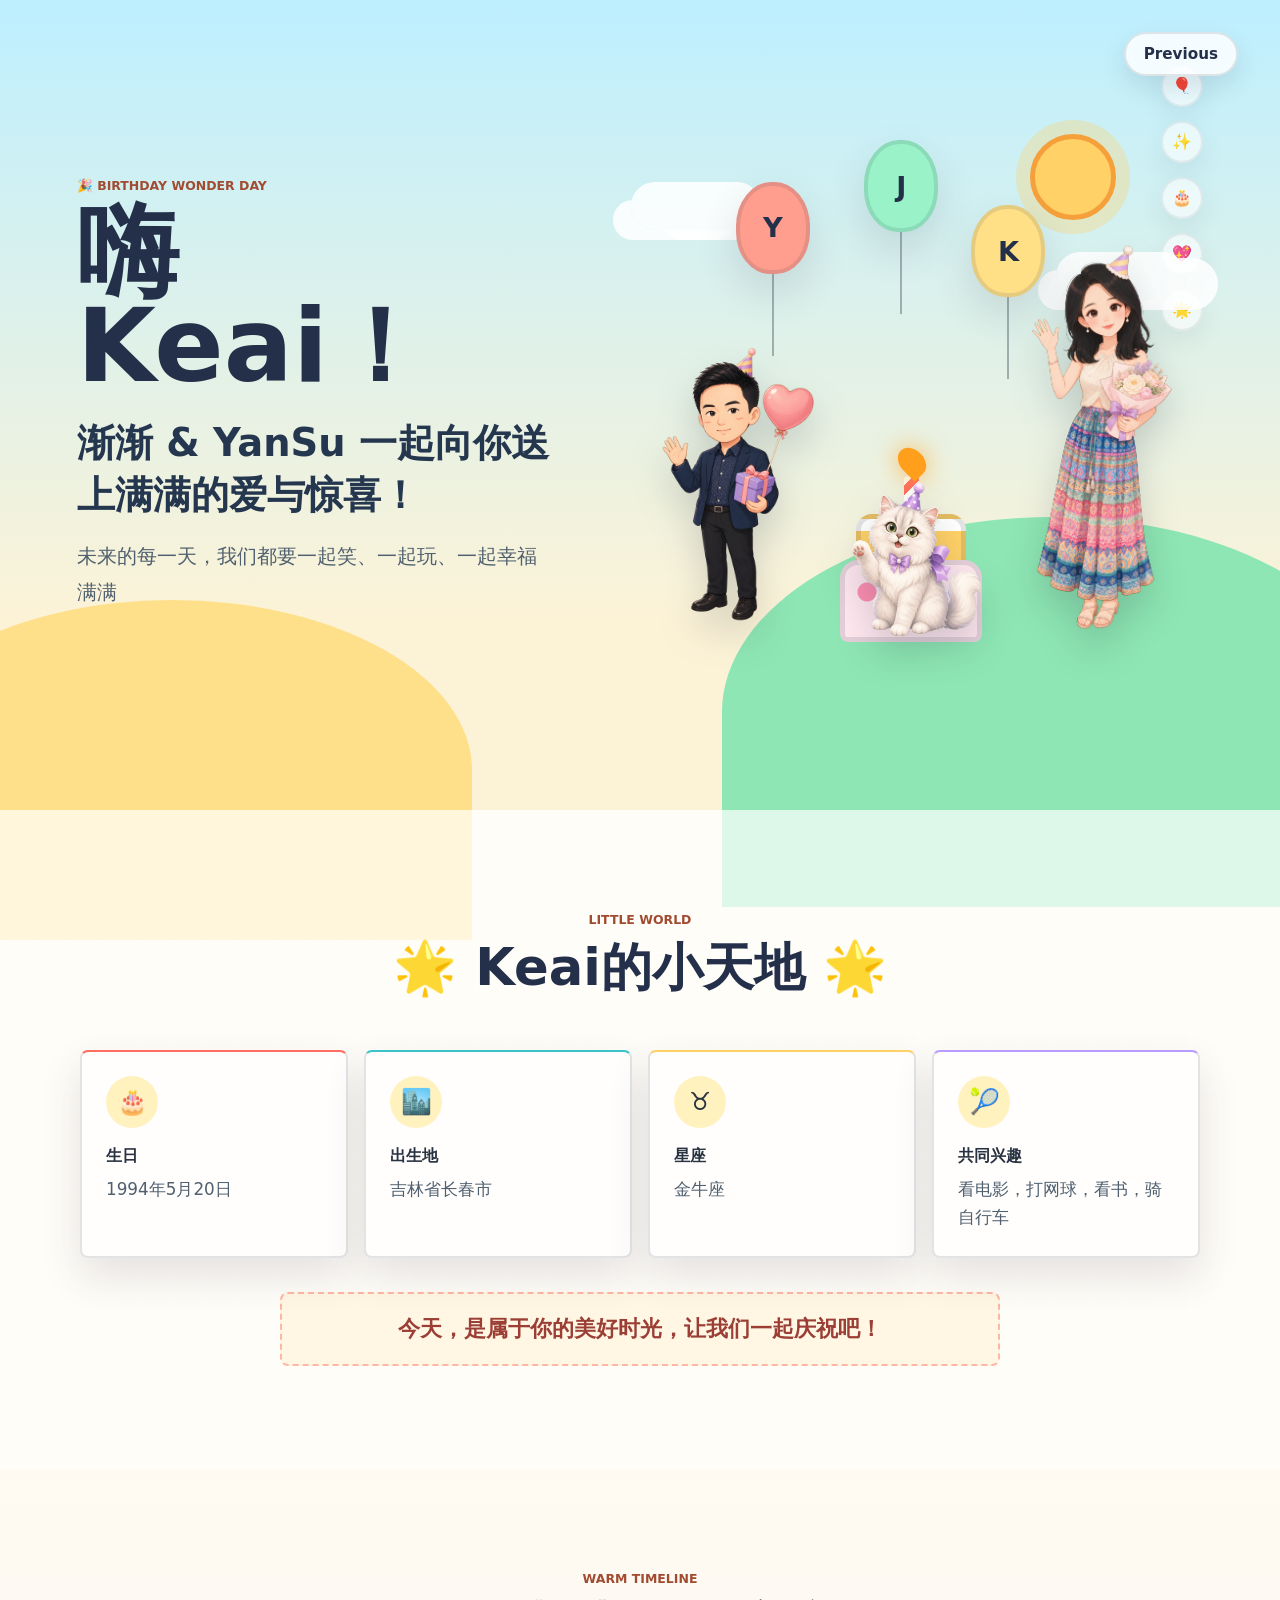
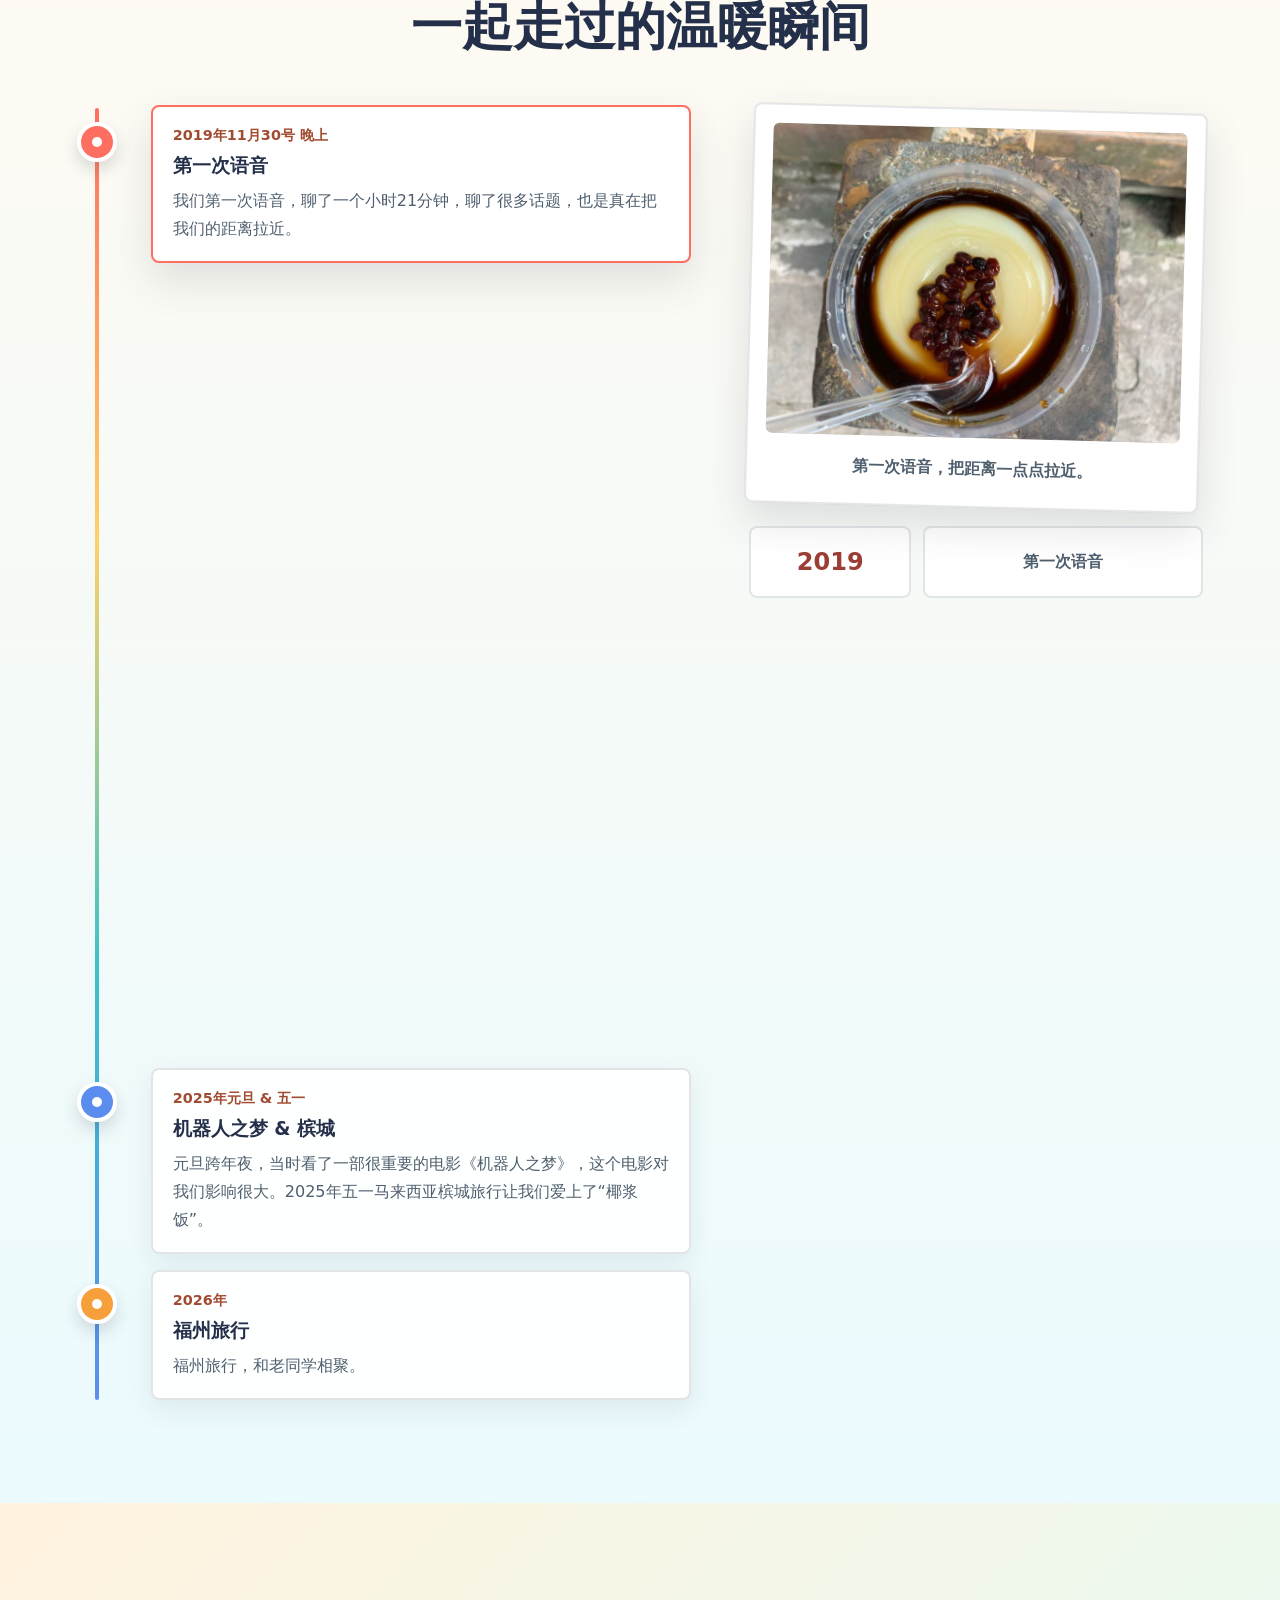
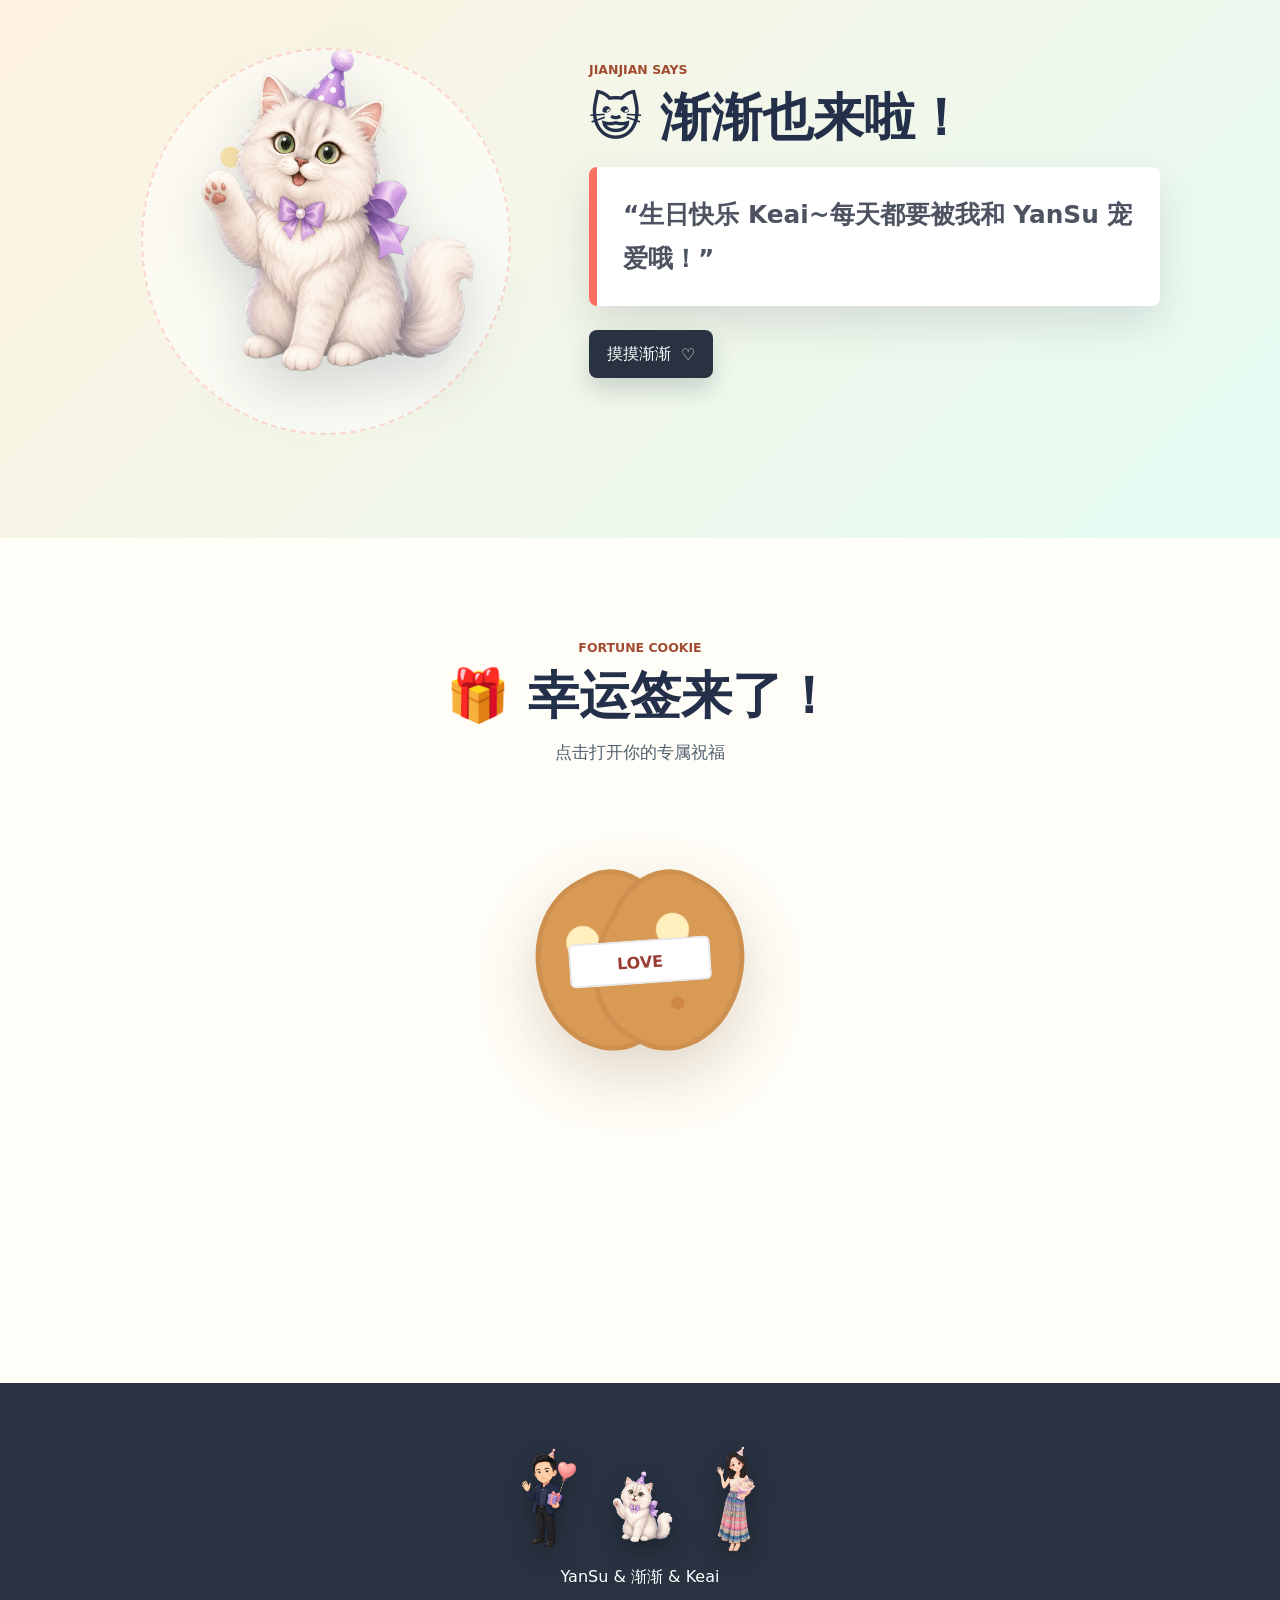
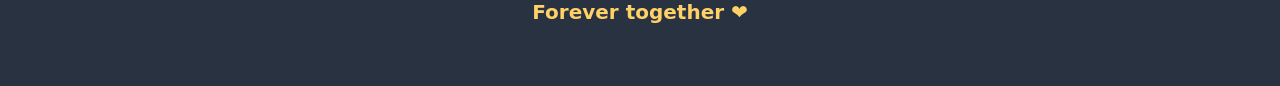
<file: index.html>
<!doctype html>
<html lang="zh-CN">
  <head>
    <meta charset="UTF-8" />
    <meta name="viewport" content="width=device-width, initial-scale=1.0" />
    <title>Keai 的生日惊喜</title>
    <link rel="stylesheet" href="./styles.css?v=memory-cartoon-1" />
  </head>
  <body>
    <div class="page-shell">
      <header class="hero" id="top">
        <div class="confetti-layer" aria-hidden="true"></div>
        <div class="floating-notes" aria-hidden="true">
          <span>🎈</span>
          <span>✨</span>
          <span>🎂</span>
          <span>💖</span>
          <span>🌟</span>
        </div>

        <nav class="hero-nav" aria-label="页面导航">
          <a class="hero-nav-link" href="./index2.html">Previous</a>
        </nav>

        <div class="hero-copy reveal is-visible">
          <p class="eyebrow">🎉 Birthday Wonder Day</p>
          <h1>嗨 Keai！</h1>
          <p class="hero-line">渐渐 &amp; YanSu 一起向你送上满满的爱与惊喜！</p>
          <p class="hero-subline">未来的每一天，我们都要一起笑、一起玩、一起幸福满满</p>
        </div>

        <div class="cartoon-stage" aria-label="渐渐、YanSu 和 Keai 的生日卡通舞台">
          <div class="sun"></div>
          <div class="cloud cloud-one"></div>
          <div class="cloud cloud-two"></div>
          <div class="balloon balloon-coral">Y</div>
          <div class="balloon balloon-mint">J</div>
          <div class="balloon balloon-gold">K</div>

          <div class="character yansu photo-character" aria-hidden="true">
            <img src="./assets/characters/yansu_cartoon.png" alt="" draggable="false" />
          </div>

          <div class="cake" aria-hidden="true">
            <span class="candle"></span>
            <span class="flame"></span>
            <span class="cake-top"></span>
            <span class="cake-base"></span>
          </div>

          <div class="character keai photo-character" aria-hidden="true">
            <img src="./assets/characters/keai_cartoon.png" alt="" draggable="false" />
          </div>

          <div class="cat-stage-cat photo-cat" aria-hidden="true">
            <img src="./assets/characters/jianjian_cartoon_balanced.png" alt="" draggable="false" />
          </div>
        </div>
      </header>

      <main>
        <section class="info-section section-band reveal" aria-labelledby="birthday-title">
          <div class="section-heading">
            <p class="section-label">Little World</p>
            <h2 id="birthday-title">🌟 Keai的小天地 🌟</h2>
          </div>

          <div class="info-grid">
            <article class="info-tile">
              <span class="tile-icon">🎂</span>
              <h3>生日</h3>
              <p>1994年5月20日</p>
            </article>
            <article class="info-tile">
              <span class="tile-icon">🏙️</span>
              <h3>出生地</h3>
              <p>吉林省长春市</p>
            </article>
            <article class="info-tile">
              <span class="tile-icon">♉</span>
              <h3>星座</h3>
              <p>金牛座</p>
            </article>
            <article class="info-tile wide">
              <span class="tile-icon">🎾</span>
              <h3>共同兴趣</h3>
              <p>看电影，打网球，看书，骑自行车</p>
            </article>
          </div>

          <p class="birthday-note">今天，是属于你的美好时光，让我们一起庆祝吧！</p>
        </section>

        <section class="memory-section reveal" aria-labelledby="memory-title">
          <div class="section-heading">
            <p class="section-label">Warm Timeline</p>
            <h2 id="memory-title">一起走过的温暖瞬间</h2>
          </div>

          <div class="memory-layout">
            <div class="timeline" data-timeline aria-label="回忆时间线"></div>

            <aside class="memory-spotlight" aria-live="polite">
              <div class="polaroid">
                <div class="snapshot-scene has-memory-photo" data-memory-scene>
                  <img class="memory-photo-bg" data-memory-photo-bg src="./assets/memories/cartoon/2019-cartoon.jpg" alt="" />
                  <img
                    class="memory-photo"
                    data-memory-photo
                    src="./assets/memories/cartoon/2019-cartoon.jpg"
                    alt="2019年的卡通化回忆照片"
                  />
                </div>
                <p data-memory-caption>第一次语音，把距离一点点拉近。</p>
              </div>
              <div class="memory-stats">
                <span data-memory-year>2019</span>
                <span data-memory-place>第一次语音</span>
              </div>
            </aside>
          </div>
        </section>

        <section class="cat-section section-band reveal" aria-labelledby="cat-title">
          <div class="cat-card">
            <div class="interactive-cat" aria-hidden="true">
              <img src="./assets/characters/jianjian_cartoon_balanced.png" alt="" draggable="false" />
            </div>

            <div class="cat-copy">
              <p class="section-label">Jianjian Says</p>
              <h2 id="cat-title">😺 渐渐也来啦！</h2>
              <blockquote id="cat-speech">“生日快乐 Keai~每天都要被我和 YanSu 宠爱哦！”</blockquote>
              <button class="cat-button" type="button" data-cat-button aria-label="让渐渐送出更多祝福">
                <span>摸摸渐渐</span>
                <span aria-hidden="true">♡</span>
              </button>
            </div>
          </div>
        </section>

        <section class="fortune-section reveal" aria-labelledby="fortune-title">
          <div class="section-heading">
            <p class="section-label">Fortune Cookie</p>
            <h2 id="fortune-title">🎁 幸运签来了！ </h2>
            <p>点击打开你的专属祝福</p>
          </div>

          <div class="fortune-playground">
            <button class="cookie-button" type="button" data-cookie-button aria-label="打开幸运签">
              <span class="cookie cookie-left"></span>
              <span class="cookie cookie-right"></span>
              <span class="fortune-strip">LOVE</span>
            </button>

            <div class="fortune-card" data-fortune-card aria-live="polite">
              <p class="fortune-count" data-fortune-count>第 1 枚幸运签</p>
              <p class="fortune-message" data-fortune-message>今天的你，是最闪亮的星 ✨</p>
            </div>
          </div>
        </section>
      </main>

      <footer class="footer">
        <div class="footer-characters" aria-hidden="true">
          <img class="footer-character footer-yansu" src="./assets/characters/yansu_cartoon.png" alt="" draggable="false" />
          <img class="footer-character footer-cat" src="./assets/characters/jianjian_cartoon_balanced.png" alt="" draggable="false" />
          <img class="footer-character footer-keai" src="./assets/characters/keai_cartoon.png" alt="" draggable="false" />
        </div>
        <p>YanSu &amp; 渐渐 &amp; Keai</p>
        <strong>Forever together ❤</strong>
      </footer>
    </div>

    <script src="./script.js?v=memory-cartoon-1"></script>
  </body>
</html>
</file>
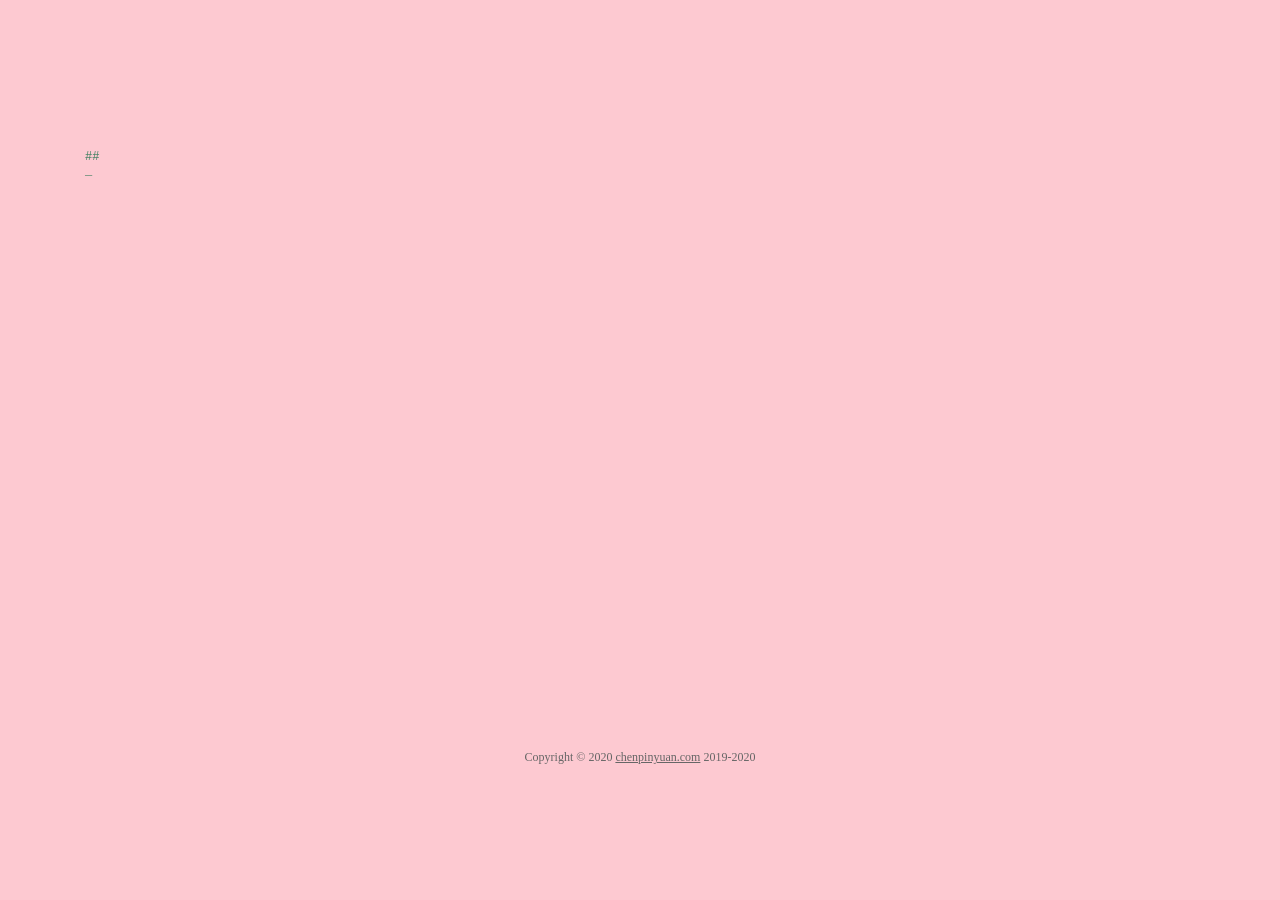
<file: index2.html>
<!DOCTYPE HTML>
<html>
<head>
	<title> Love Log</title>
	<meta http-equiv="content-type" content="text/html; charset=UTF-8">
	<meta name="viewport" content="width=device-width, initial-scale=1, maximum-scale=1, user-scalable=no">
	<style type="text/css">
		@font-face {
			font-family: digit;
			src: url('digital.ttf') format("truetype");
		}
	</style>
	<link href="css/default.css" type="text/css" rel="stylesheet">
	<script type="text/javascript" src="js/jquery.js"></script>
	<script type="text/javascript" src="js/garden.js"></script>
	<script type="text/javascript" src="js/functions.js"></script>
</head>

<body>
<audio src="./music.mp3" autoplay="true" loop="loop"></audio>
<div id="mainDiv">
	<div id="content">
		<div id="code">
			<span class="comments">##</span><br/>
			<span class="comments"># I used to be a programmer</span><br/>
			<span class="comments"># so I write code to celebrate Valentine's Day in coder's way.</span><br/>
			<span class="comments">##</span><br/>
			i = Boy(<span class="string">"Yan Su"</span>);<br/>
			u = Girl(<span class="string">"Ke Ai"</span>);<br/>
			<span class="comments"># Nov 30, 2019, We made a 1.5-hours phone call after you drunk. You were happy and I fall in love. </span><br/>
			u.call(i)<br/>
			<span class="comments"># Dec 7, 2019, I met you in person, that's the time I know you are the right one. </span><br/>
			i.confess(u)<br/>
			<span class="comments"># Dec 8, 2019, You are my girl.</span><br/>
			u.accepted(i)<br/>
			<span class="comments"># Since then, we spent harmony happiness life every day.</span><br/>
			happy(u, i)<br/>
			<span class="comments"># We enjoy watching movie together.</span><br/>
			watch_movie(u, i)<br/>
			<span class="comments"># We enjoy cuisine together.</span><br/>
			dine(u, i)<br/>
			<span class="comments"># We enjoy sleep together.</span><br/>
			sleep(u, i)<br/>
			<span class="comments"># We will enjoy reading books together.</span><br/>
			read_book(u, i)<br/>
			<span class="comments"># Sometimes there are a few conflicts between us.</span><br/>
			conflict(u, i, sometimes=<span class="keyword">True</span>)<br/>
			<span class="comments"># But we feel  more and more love together.</span><br/>
			u.in_love_with(i) <br/>
			i.in_love_with(u) <br/>
			<span class="comments"># You are the love of my life.</span><br/>
			while <span class="keyword">True</span>:<br/>
			<span class="placeholder"></span><span class="keyword">if</span> u.with(i):<br/>
			<span class="placeholder"></span><span class="placeholder"></span>u = everything<br/>
			<span class="placeholder"></span><span class="keyword">else</span>:<br/>
			<span class="placeholder"></span><span class="placeholder"></span>everything = u<br/>
			<span class="comments"># Waiting more great things happen to us </span><br/>
			i.love(u, 100%=<span class="keyword">True</span>)<br/>
			i.live_happily_with(u)<br/>
			<span class="comments"># I love you.</span><br/>
		</div>
		<div id="loveHeart">
			<canvas id="garden"></canvas>
			<div id="words">
				<div id="messages">
					Ke Ai, I have fallen in love with you for
					<div id="elapseClock"></div>
				</div>
				<div id="loveu">
					Love u forever and ever.<br/>
					<div class="signature">- Yan Su</div>
				</div>
			</div>
		</div>
	</div>
	<div id="copyright">
		Copyright © 2020 <a href='http://chenpinyuan.com'>chenpinyuan.com</a> 2019-2020
	</div>
</div>
<script type="text/javascript">
	var offsetX = $("#loveHeart").width() / 2;
	var offsetY = $("#loveHeart").height() / 2 - 55;
	var together = new Date();
	together.setFullYear(2019, 10, 30);
	together.setHours(15);
	together.setMinutes(0);
	together.setSeconds(0);
	together.setMilliseconds(0);

	if (!document.createElement('canvas').getContext) {
		var msg = document.createElement("div");
		msg.id = "errorMsg";
		msg.innerHTML = "Your browser doesn't support HTML5!<br/>Recommend use Chrome 14+/IE 9+/Firefox 7+/Safari 4+";
		document.body.appendChild(msg);
		$("#code").css("display", "none")
		$("#copyright").css("position", "absolute");
		$("#copyright").css("bottom", "10px");
		document.execCommand("stop");
	} else {
		setTimeout(function () {
			startHeartAnimation();
		}, 5000);

		timeElapse(together);
		setInterval(function () {
			timeElapse(together);
		}, 500);

		adjustCodePosition();
		$("#code").typewriter();
	}
</script>
</body>
</html>
</file>
<file: styles.css>
:root {
  --ink: #293241;
  --soft-ink: #50606f;
  --paper: #fffaf2;
  --cream: #fff3d5;
  --coral: #ff6f61;
  --rose: #ff8fb1;
  --gold: #ffd166;
  --mint: #80ed99;
  --teal: #3bc3c8;
  --sky: #bdefff;
  --blue: #5b8def;
  --lavender: #b99cff;
  --shadow: 0 18px 40px rgba(64, 55, 76, 0.14);
  --line: rgba(41, 50, 65, 0.13);
}

* {
  box-sizing: border-box;
}

html {
  scroll-behavior: smooth;
}

body {
  margin: 0;
  color: var(--ink);
  font-family:
    "PingFang SC", "Microsoft YaHei", "Noto Sans CJK SC", system-ui, -apple-system,
    BlinkMacSystemFont, sans-serif;
  background:
    linear-gradient(90deg, rgba(255, 255, 255, 0.65) 1px, transparent 1px),
    linear-gradient(180deg, rgba(255, 255, 255, 0.65) 1px, transparent 1px),
    #fff8e8;
  background-size: 34px 34px;
  overflow-x: hidden;
}

button {
  font: inherit;
}

.page-shell {
  min-height: 100vh;
  overflow: hidden;
}

.hero {
  position: relative;
  display: grid;
  grid-template-columns: minmax(280px, 0.9fr) minmax(320px, 1.1fr);
  align-items: center;
  gap: clamp(20px, 5vw, 72px);
  min-height: 90svh;
  padding: clamp(28px, 5vw, 70px) clamp(18px, 6vw, 88px) clamp(44px, 7vw, 86px);
  background:
    linear-gradient(180deg, rgba(189, 239, 255, 0.95) 0%, rgba(255, 243, 213, 0.95) 76%),
    #bdefff;
  isolation: isolate;
}

.hero::before,
.hero::after {
  position: absolute;
  right: -8%;
  bottom: -12%;
  z-index: -1;
  width: min(54vw, 660px);
  height: min(34vw, 390px);
  border-radius: 50% 50% 0 0;
  background: #8de6b3;
  content: "";
}

.hero::after {
  right: auto;
  left: -10%;
  bottom: -16%;
  width: min(50vw, 600px);
  height: min(30vw, 340px);
  background: #ffe08a;
}

.confetti-layer {
  position: absolute;
  inset: 0;
  z-index: 2;
  pointer-events: none;
  overflow: hidden;
}

.confetti-piece {
  position: absolute;
  top: -20px;
  width: 10px;
  height: 16px;
  border-radius: 2px;
  opacity: 0.88;
  animation: confettiFall var(--fall-duration, 8s) linear infinite;
  animation-delay: var(--fall-delay, 0s);
}

.floating-notes {
  position: absolute;
  inset: 8% 6% auto auto;
  display: grid;
  gap: 14px;
  pointer-events: none;
}

.floating-notes span {
  display: grid;
  width: 42px;
  height: 42px;
  place-items: center;
  border: 2px solid rgba(41, 50, 65, 0.08);
  border-radius: 50%;
  background: rgba(255, 255, 255, 0.6);
  box-shadow: 0 10px 24px rgba(41, 50, 65, 0.08);
  animation: floatNote 5s ease-in-out infinite;
}

.floating-notes span:nth-child(2) {
  animation-delay: -1.2s;
}

.floating-notes span:nth-child(3) {
  animation-delay: -2s;
}

.floating-notes span:nth-child(4) {
  animation-delay: -3.2s;
}

.floating-notes span:nth-child(5) {
  animation-delay: -4.2s;
}

.hero-nav {
  position: absolute;
  top: clamp(18px, 3vw, 32px);
  right: clamp(18px, 4vw, 42px);
  z-index: 4;
}

.hero-nav-link {
  display: inline-flex;
  align-items: center;
  justify-content: center;
  min-height: 44px;
  padding: 0 18px;
  border: 2px solid rgba(41, 50, 65, 0.12);
  border-radius: 999px;
  background: rgba(255, 255, 255, 0.82);
  color: #24304a;
  font-size: 0.95rem;
  font-weight: 800;
  text-decoration: none;
  box-shadow: 0 10px 24px rgba(41, 50, 65, 0.12);
  transition:
    transform 180ms ease,
    box-shadow 180ms ease,
    background-color 180ms ease;
}

.hero-nav-link:hover {
  background: rgba(255, 255, 255, 0.96);
  box-shadow: 0 14px 28px rgba(41, 50, 65, 0.16);
  transform: translateY(-1px);
}

.hero-nav-link:focus-visible {
  outline: 3px solid rgba(91, 141, 239, 0.35);
  outline-offset: 3px;
}

.hero-copy {
  position: relative;
  z-index: 3;
  max-width: 680px;
}

.eyebrow,
.section-label {
  margin: 0 0 12px;
  color: #a14b31;
  font-size: 0.78rem;
  font-weight: 800;
  letter-spacing: 0;
  text-transform: uppercase;
}

.hero h1 {
  margin: 0;
  color: #24304a;
  font-size: clamp(3.5rem, 8vw, 7.8rem);
  line-height: 0.92;
}

.hero-line {
  margin: 24px 0 0;
  max-width: 620px;
  color: #25364f;
  font-size: clamp(1.3rem, 3vw, 2.4rem);
  font-weight: 800;
  line-height: 1.35;
}

.hero-subline {
  margin: 18px 0 0;
  max-width: 560px;
  color: var(--soft-ink);
  font-size: clamp(1rem, 2vw, 1.24rem);
  line-height: 1.8;
}

.cartoon-stage {
  position: relative;
  z-index: 3;
  width: min(100%, 670px);
  min-height: clamp(430px, 52vw, 590px);
  margin-inline: auto;
}

.sun {
  position: absolute;
  top: 6%;
  right: 15%;
  --sun-scale: 1;
  width: 86px;
  height: 86px;
  border: 5px solid #f6a03b;
  border-radius: 50%;
  background: #ffd166;
  box-shadow: 0 0 0 14px rgba(255, 209, 102, 0.32);
  animation: sunny 8s ease-in-out infinite;
}

.cloud {
  position: absolute;
  --cloud-scale: 1;
  width: 130px;
  height: 48px;
  border-radius: 999px;
  background: rgba(255, 255, 255, 0.86);
  box-shadow: 30px 8px 0 2px rgba(255, 255, 255, 0.86), -22px 14px 0 -4px rgba(255, 255, 255, 0.86);
  animation: cloudDrift 11s ease-in-out infinite;
}

.cloud-one {
  top: 14%;
  left: 2%;
}

.cloud-two {
  top: 26%;
  right: 3%;
  --cloud-scale: 0.75;
  animation-delay: -5s;
}

.balloon {
  position: absolute;
  --balloon-scale: 1;
  display: grid;
  width: 74px;
  height: 92px;
  place-items: center;
  border: 4px solid rgba(41, 50, 65, 0.12);
  border-radius: 48% 48% 46% 46%;
  color: #24304a;
  font-size: 1.7rem;
  font-weight: 900;
  box-shadow: var(--shadow);
  animation: balloonBob 5.5s ease-in-out infinite;
}

.balloon::after {
  position: absolute;
  top: 88px;
  width: 2px;
  height: 82px;
  background: rgba(41, 50, 65, 0.35);
  content: "";
}

.balloon-coral {
  top: 14%;
  left: 20%;
  background: #ff9d8e;
}

.balloon-mint {
  top: 7%;
  left: 42%;
  background: #99f2c8;
  animation-delay: -1.6s;
}

.balloon-gold {
  top: 18%;
  right: 27%;
  background: #ffe087;
  animation-delay: -3s;
}

.character,
.cake,
.cat-stage-cat {
  position: absolute;
  bottom: 8%;
}

.character {
  --character-scale: 1;
  z-index: 4;
  width: clamp(170px, 16vw, 235px);
  height: clamp(300px, 34vw, 440px);
  pointer-events: none;
  animation: happyBounce 3.6s ease-in-out infinite;
}

.character.yansu {
  left: 1%;
}

.character.keai {
  right: -2%;
  width: clamp(185px, 18vw, 255px);
  height: clamp(330px, 38vw, 500px);
  animation-delay: -1.5s;
}

.photo-character img,
.photo-cat img {
  display: block;
  width: 100%;
  height: 100%;
  object-fit: contain;
  object-position: bottom center;
  user-select: none;
  filter: drop-shadow(0 18px 18px rgba(41, 50, 65, 0.2));
}

.character span,
.cake span,
.cat-stage-cat span,
.interactive-cat span {
  position: absolute;
  display: block;
}

.face {
  top: 42px;
  left: 27px;
  width: 92px;
  height: 92px;
  border: 4px solid rgba(41, 50, 65, 0.18);
  border-radius: 48% 48% 52% 52%;
  background:
    radial-gradient(circle at 34% 46%, #293241 0 4px, transparent 5px),
    radial-gradient(circle at 66% 46%, #293241 0 4px, transparent 5px),
    radial-gradient(circle at 35% 62%, #ffb3b3 0 8px, transparent 9px),
    radial-gradient(circle at 65% 62%, #ffb3b3 0 8px, transparent 9px),
    #ffd7b5;
}

.face::after {
  position: absolute;
  left: 35px;
  top: 60px;
  width: 22px;
  height: 10px;
  border-bottom: 4px solid #293241;
  border-radius: 0 0 20px 20px;
  content: "";
}

.hair {
  top: 33px;
  left: 22px;
  width: 104px;
  height: 54px;
  border-radius: 54px 54px 18px 18px;
  background: #533a2e;
}

.keai .hair {
  background: #2e4057;
}

.party-hat {
  top: 0;
  left: 55px;
  z-index: 3;
  width: 40px;
  height: 58px;
  clip-path: polygon(50% 0, 100% 100%, 0 100%);
  background: repeating-linear-gradient(135deg, var(--rose) 0 10px, var(--gold) 10px 20px);
  animation: hatWiggle 1.8s ease-in-out infinite;
}

.body {
  top: 126px;
  left: 32px;
  width: 82px;
  height: 88px;
  border: 4px solid rgba(41, 50, 65, 0.14);
  border-radius: 24px 24px 10px 10px;
  background: var(--blue);
}

.keai .body {
  background: var(--coral);
}

.arm {
  top: 142px;
  width: 28px;
  height: 80px;
  border-radius: 999px;
  background: #ffd7b5;
  transform-origin: top center;
}

.arm-left {
  left: 12px;
  transform: rotate(28deg);
}

.arm-right {
  right: 12px;
  transform: rotate(-34deg);
  animation: wave 1.1s ease-in-out infinite;
}

.leg {
  top: 210px;
  width: 28px;
  height: 42px;
  border-radius: 0 0 999px 999px;
  background: #374151;
}

.leg-left {
  left: 45px;
}

.leg-right {
  right: 45px;
}

.cake {
  left: 50%;
  z-index: 2;
  width: 174px;
  height: 188px;
  transform: translateX(-50%);
  animation: cakeGlow 2.8s ease-in-out infinite;
}

.cake-base {
  left: 16px;
  bottom: 0;
  width: 142px;
  height: 82px;
  border: 5px solid rgba(41, 50, 65, 0.13);
  border-radius: 18px 18px 8px 8px;
  background:
    radial-gradient(circle at 22px 27px, #ff8fb1 0 9px, transparent 10px),
    radial-gradient(circle at 67px 48px, #80ed99 0 8px, transparent 9px),
    radial-gradient(circle at 112px 27px, #5b8def 0 8px, transparent 9px),
    #ffe7ef;
}

.cake-top {
  left: 32px;
  bottom: 74px;
  width: 110px;
  height: 54px;
  border: 5px solid rgba(41, 50, 65, 0.13);
  border-radius: 16px 16px 8px 8px;
  background:
    linear-gradient(180deg, #fff 0 28%, transparent 28%),
    #ffd166;
}

.candle {
  left: 80px;
  bottom: 126px;
  width: 15px;
  height: 40px;
  border-radius: 4px;
  background: repeating-linear-gradient(135deg, #fff 0 7px, #ff6f61 7px 14px);
}

.flame {
  left: 76px;
  bottom: 164px;
  width: 24px;
  height: 32px;
  border-radius: 60% 60% 60% 0;
  background: #ff9f1c;
  box-shadow: 0 0 24px rgba(255, 159, 28, 0.72);
  transform: rotate(-45deg);
  animation: flameDance 0.9s ease-in-out infinite;
}

.cat-stage-cat {
  --stage-cat-scale: 1;
  --cat-peek-rest: 22px;
  --cat-peek-hop: 8px;
  left: 50%;
  z-index: 5;
  width: clamp(128px, 14vw, 188px);
  height: clamp(144px, 16vw, 220px);
  transform: translateX(-50%) translateY(var(--cat-peek-rest));
  pointer-events: none;
  animation: catPeek 4s ease-in-out infinite;
}

.cat-body {
  left: 30px;
  bottom: 0;
  width: 76px;
  height: 70px;
  border-radius: 42px 42px 26px 26px;
  background: #f5a95f;
}

.cat-head {
  left: 20px;
  bottom: 52px;
  width: 96px;
  height: 78px;
  border-radius: 48% 48% 42% 42%;
  background: #f5b66f;
}

.cat-ear {
  bottom: 116px;
  width: 34px;
  height: 38px;
  clip-path: polygon(50% 0, 100% 100%, 0 100%);
  background: #f5b66f;
}

.cat-ear-left {
  left: 25px;
  transform: rotate(-16deg);
}

.cat-ear-right {
  right: 25px;
  transform: rotate(16deg);
}

.cat-eye {
  bottom: 88px;
  width: 8px;
  height: 12px;
  border-radius: 50%;
  background: #293241;
  animation: blink 4.5s infinite;
}

.cat-eye-left {
  left: 52px;
}

.cat-eye-right {
  right: 52px;
}

.cat-nose {
  left: 64px;
  bottom: 76px;
  width: 10px;
  height: 8px;
  border-radius: 50%;
  background: #d95f76;
}

.cat-tail {
  right: 2px;
  bottom: 20px;
  width: 58px;
  height: 24px;
  border: 10px solid #e8914b;
  border-left: 0;
  border-bottom: 0;
  border-radius: 0 40px 0 0;
  transform-origin: left bottom;
  animation: tailSway 1.3s ease-in-out infinite;
}

.cat-whisker {
  bottom: 75px;
  width: 32px;
  height: 2px;
  background: rgba(41, 50, 65, 0.56);
}

.cat-whisker-one {
  left: 21px;
  transform: rotate(12deg);
}

.cat-whisker-two {
  right: 21px;
  transform: rotate(-12deg);
}

.section-band {
  background: rgba(255, 255, 255, 0.7);
}

section {
  padding: clamp(56px, 8vw, 104px) clamp(18px, 6vw, 86px);
}

.section-heading {
  max-width: 860px;
  margin: 0 auto clamp(28px, 5vw, 54px);
  text-align: center;
}

.section-heading h2,
.cat-copy h2 {
  margin: 0;
  color: #24304a;
  font-size: clamp(2rem, 4vw, 4rem);
  line-height: 1.1;
}

.section-heading p:last-child {
  margin: 14px auto 0;
  color: var(--soft-ink);
  font-size: 1.08rem;
  line-height: 1.8;
}

.info-grid {
  display: grid;
  grid-template-columns: repeat(4, minmax(0, 1fr));
  gap: 16px;
  max-width: 1120px;
  margin: 0 auto;
}

.info-tile {
  min-height: 188px;
  padding: 24px;
  border: 2px solid var(--line);
  border-radius: 8px;
  background: #fffefd;
  box-shadow: var(--shadow);
}

.info-tile:nth-child(1) {
  border-top-color: var(--coral);
}

.info-tile:nth-child(2) {
  border-top-color: var(--teal);
}

.info-tile:nth-child(3) {
  border-top-color: var(--gold);
}

.info-tile:nth-child(4) {
  border-top-color: var(--lavender);
}

.tile-icon {
  display: grid;
  width: 52px;
  height: 52px;
  place-items: center;
  border-radius: 50%;
  background: #fff2be;
  font-size: 1.55rem;
}

.info-tile h3 {
  margin: 18px 0 8px;
  font-size: 1rem;
}

.info-tile p {
  margin: 0;
  color: var(--soft-ink);
  font-size: 1.05rem;
  line-height: 1.7;
}

.birthday-note {
  max-width: 720px;
  margin: 34px auto 0;
  padding: 18px 22px;
  border: 2px dashed rgba(255, 111, 97, 0.48);
  border-radius: 8px;
  background: #fff7e3;
  color: #9b3e35;
  font-size: clamp(1.08rem, 2vw, 1.35rem);
  font-weight: 800;
  line-height: 1.6;
  text-align: center;
}

.memory-section {
  background:
    linear-gradient(180deg, rgba(255, 250, 242, 0.96), rgba(234, 250, 255, 0.96)),
    #fffaf2;
}

.memory-layout {
  display: grid;
  grid-template-columns: minmax(0, 1.15fr) minmax(280px, 0.85fr);
  gap: clamp(24px, 5vw, 58px);
  max-width: 1180px;
  margin: 0 auto;
  align-items: start;
}

.timeline {
  position: relative;
  display: grid;
  gap: 16px;
}

.timeline::before {
  position: absolute;
  top: 0;
  bottom: 0;
  left: 18px;
  width: 4px;
  border-radius: 99px;
  background: linear-gradient(180deg, var(--coral), var(--gold), var(--teal), var(--blue));
  content: "";
}

.memory-item {
  position: relative;
  display: grid;
  grid-template-columns: 58px minmax(0, 1fr);
  gap: 16px;
  align-items: stretch;
}

.memory-dot {
  position: relative;
  z-index: 1;
  display: grid;
  width: 40px;
  height: 40px;
  place-items: center;
  margin-top: 14px;
  border: 4px solid #fff;
  border-radius: 50%;
  background: var(--dot-color, var(--coral));
  box-shadow: 0 8px 16px rgba(41, 50, 65, 0.16);
}

.memory-dot::after {
  width: 10px;
  height: 10px;
  border-radius: 50%;
  background: #fff;
  content: "";
}

.memory-card {
  width: 100%;
  padding: 18px 20px;
  border: 2px solid var(--line);
  border-radius: 8px;
  background: rgba(255, 255, 255, 0.92);
  box-shadow: 0 10px 26px rgba(41, 50, 65, 0.08);
  color: inherit;
  text-align: left;
  cursor: pointer;
  transition:
    transform 180ms ease,
    box-shadow 180ms ease,
    border-color 180ms ease,
    background 180ms ease;
}

.memory-card:hover,
.memory-card:focus-visible,
.memory-card.is-active {
  border-color: var(--dot-color, var(--coral));
  background: #fff;
  box-shadow: var(--shadow);
  transform: translateY(-3px);
}

.memory-card:focus-visible,
.cat-button:focus-visible,
.cookie-button:focus-visible {
  outline: 4px solid rgba(91, 141, 239, 0.35);
  outline-offset: 4px;
}

.memory-card time {
  display: inline-flex;
  margin-bottom: 8px;
  color: #a14b31;
  font-size: 0.9rem;
  font-weight: 900;
}

.memory-card h3 {
  margin: 0 0 8px;
  color: #24304a;
  font-size: 1.16rem;
}

.memory-card p {
  margin: 0;
  color: var(--soft-ink);
  line-height: 1.75;
}

.memory-spotlight {
  position: sticky;
  top: 24px;
}

.polaroid {
  padding: 18px 18px 24px;
  border: 2px solid rgba(41, 50, 65, 0.12);
  border-radius: 8px;
  background: #fff;
  box-shadow: var(--shadow);
  transform: rotate(1.5deg);
}

.snapshot-scene {
  position: relative;
  display: grid;
  place-items: center;
  height: 310px;
  border-radius: 6px;
  background:
    linear-gradient(180deg, #89d8ff 0 54%, #79d6a0 54% 76%, #f5c26b 76% 100%);
  overflow: hidden;
}

.snapshot-scene::before,
.snapshot-scene::after {
  position: absolute;
  content: "";
}

.snapshot-scene::before {
  right: 16%;
  top: 14%;
  width: 74px;
  height: 74px;
  border-radius: 50%;
  background: #ffd166;
  box-shadow: 0 0 0 14px rgba(255, 209, 102, 0.28);
}

.snapshot-scene::after {
  left: -4%;
  right: -4%;
  bottom: 48px;
  height: 72px;
  border-radius: 50% 50% 0 0;
  background: #66c18c;
}

.snapshot-scene.has-memory-photo {
  background: #f5efe4;
}

.snapshot-scene.has-memory-photo::before,
.snapshot-scene.has-memory-photo::after {
  display: none;
}

.memory-photo-bg,
.memory-photo {
  display: block;
  user-select: none;
}

.memory-photo-bg {
  position: absolute;
  inset: -20px;
  width: calc(100% + 40px);
  height: calc(100% + 40px);
  object-fit: cover;
  opacity: 0.34;
  filter: blur(16px) saturate(1.12);
  transform: scale(1.08);
}

.memory-photo {
  position: relative;
  z-index: 2;
  width: 100%;
  height: 100%;
  object-fit: contain;
  filter: drop-shadow(0 10px 18px rgba(41, 50, 65, 0.18));
}

.scene-road {
  position: absolute;
  left: 50%;
  bottom: 0;
  width: 118px;
  height: 118px;
  background: #58626e;
  clip-path: polygon(44% 0, 56% 0, 92% 100%, 8% 100%);
  transform: translateX(-50%);
}

.scene-road::after {
  position: absolute;
  left: 50%;
  width: 6px;
  height: 100%;
  background: repeating-linear-gradient(180deg, #fff 0 20px, transparent 20px 36px);
  content: "";
  transform: translateX(-50%);
}

.scene-car {
  position: absolute;
  left: 50%;
  bottom: 46px;
  z-index: 2;
  width: 84px;
  height: 44px;
  border-radius: 22px 22px 12px 12px;
  background: #ff6f61;
  transform: translateX(-50%);
  animation: carTinyRide 1.6s ease-in-out infinite;
}

.scene-car::before {
  position: absolute;
  left: 20px;
  top: -22px;
  width: 42px;
  height: 26px;
  border-radius: 16px 16px 0 0;
  background: #bdefff;
  content: "";
}

.scene-car::after {
  position: absolute;
  left: 12px;
  bottom: -8px;
  width: 18px;
  height: 18px;
  border-radius: 50%;
  background: #293241;
  box-shadow: 42px 0 0 #293241;
  content: "";
}

.scene-star {
  position: absolute;
  z-index: 3;
  width: 18px;
  height: 18px;
  clip-path: polygon(50% 0, 61% 35%, 98% 35%, 68% 56%, 79% 92%, 50% 70%, 21% 92%, 32% 56%, 2% 35%, 39% 35%);
  background: #fff;
  animation: twinkle 1.4s ease-in-out infinite;
}

.scene-star-one {
  top: 18%;
  left: 18%;
}

.scene-star-two {
  top: 36%;
  right: 20%;
  animation-delay: -0.7s;
}

.polaroid p {
  margin: 18px 0 0;
  color: var(--soft-ink);
  font-weight: 800;
  line-height: 1.6;
  text-align: center;
}

.memory-stats {
  display: grid;
  grid-template-columns: 0.58fr 1fr;
  gap: 12px;
  margin-top: 18px;
}

.memory-stats span {
  display: grid;
  min-height: 72px;
  place-items: center;
  padding: 12px;
  border: 2px solid var(--line);
  border-radius: 8px;
  background: #fff;
  color: var(--soft-ink);
  font-weight: 900;
  text-align: center;
}

.memory-stats span:first-child {
  color: #9b3e35;
  font-size: 1.5rem;
}

.cat-section {
  background:
    linear-gradient(135deg, rgba(255, 241, 220, 0.9), rgba(226, 252, 244, 0.9)),
    #fffaf2;
}

.cat-card {
  display: grid;
  grid-template-columns: minmax(250px, 0.72fr) minmax(280px, 1fr);
  gap: clamp(24px, 5vw, 58px);
  max-width: 1040px;
  margin: 0 auto;
  align-items: center;
}

.interactive-cat {
  position: relative;
  display: grid;
  min-height: 430px;
  place-items: center;
  isolation: isolate;
}

.interactive-cat::before {
  position: absolute;
  --sun-scale: 1;
  inset: 10% 5% 0;
  z-index: -1;
  border: 2px dashed rgba(255, 111, 97, 0.26);
  border-radius: 50%;
  background:
    radial-gradient(circle at 24% 28%, rgba(255, 209, 102, 0.5) 0 10px, transparent 11px),
    radial-gradient(circle at 76% 66%, rgba(128, 237, 153, 0.45) 0 13px, transparent 14px),
    rgba(255, 255, 255, 0.55);
  content: "";
  animation: sunny 8s ease-in-out infinite;
}

.interactive-cat img {
  display: block;
  width: min(94%, 390px);
  max-height: 420px;
  object-fit: contain;
  filter: drop-shadow(0 22px 28px rgba(41, 50, 65, 0.18));
  user-select: none;
  animation: catNodPhoto 3s ease-in-out infinite;
}

.interactive-body {
  left: 50%;
  bottom: 36px;
  width: 210px;
  height: 178px;
  border: 5px solid rgba(41, 50, 65, 0.12);
  border-radius: 46% 46% 26% 26%;
  background:
    radial-gradient(circle at 36% 34%, rgba(255, 255, 255, 0.45) 0 18px, transparent 19px),
    #f4a35f;
  transform: translateX(-50%);
}

.interactive-head {
  left: 50%;
  bottom: 168px;
  width: 230px;
  height: 176px;
  border: 5px solid rgba(41, 50, 65, 0.12);
  border-radius: 48% 48% 42% 42%;
  background: #f8bc72;
  transform: translateX(-50%);
  animation: catNod 3s ease-in-out infinite;
}

.interactive-ear {
  bottom: 318px;
  width: 78px;
  height: 88px;
  background: #f8bc72;
  clip-path: polygon(50% 0, 100% 100%, 0 100%);
}

.interactive-ear::after {
  position: absolute;
  left: 22px;
  top: 30px;
  width: 34px;
  height: 42px;
  background: #ff8fb1;
  clip-path: polygon(50% 0, 100% 100%, 0 100%);
  content: "";
}

.interactive-ear-left {
  left: calc(50% - 112px);
  transform: rotate(-15deg);
}

.interactive-ear-right {
  right: calc(50% - 112px);
  transform: rotate(15deg);
}

.interactive-eye {
  bottom: 244px;
  width: 18px;
  height: 30px;
  border-radius: 50%;
  background: #293241;
  animation: blink 5.2s infinite;
}

.interactive-eye-left {
  left: calc(50% - 58px);
}

.interactive-eye-right {
  right: calc(50% - 58px);
}

.interactive-cheek {
  bottom: 222px;
  width: 34px;
  height: 18px;
  border-radius: 50%;
  background: rgba(255, 143, 177, 0.62);
}

.interactive-cheek-left {
  left: calc(50% - 86px);
}

.interactive-cheek-right {
  right: calc(50% - 86px);
}

.interactive-mouth {
  left: 50%;
  bottom: 220px;
  width: 34px;
  height: 18px;
  border-bottom: 5px solid #293241;
  border-radius: 0 0 999px 999px;
  transform: translateX(-50%);
}

.interactive-paw {
  bottom: 108px;
  width: 64px;
  height: 52px;
  border-radius: 48% 48% 38% 38%;
  background: #f8bc72;
  animation: pawTap 1.8s ease-in-out infinite;
}

.interactive-paw-left {
  left: calc(50% - 96px);
}

.interactive-paw-right {
  right: calc(50% - 96px);
  animation-delay: -0.9s;
}

.interactive-tail {
  right: calc(50% - 180px);
  bottom: 84px;
  width: 130px;
  height: 74px;
  border: 22px solid #e8914b;
  border-left: 0;
  border-bottom: 0;
  border-radius: 0 100px 0 0;
  transform-origin: left bottom;
  animation: bigTailSway 1.6s ease-in-out infinite;
}

.cat-copy {
  position: relative;
}

.cat-copy blockquote {
  margin: 22px 0 24px;
  padding: 26px;
  border-left: 8px solid var(--coral);
  border-radius: 8px;
  background: #fff;
  box-shadow: var(--shadow);
  color: #4d5361;
  font-size: clamp(1.15rem, 2vw, 1.55rem);
  font-weight: 800;
  line-height: 1.75;
}

.cat-button {
  display: inline-flex;
  align-items: center;
  gap: 10px;
  min-height: 48px;
  padding: 0 18px;
  border: 0;
  border-radius: 8px;
  background: #293241;
  box-shadow: 0 12px 22px rgba(41, 50, 65, 0.18);
  color: #fff;
  cursor: pointer;
  transition:
    transform 180ms ease,
    box-shadow 180ms ease,
    background 180ms ease;
}

.cat-button:hover {
  background: #1f2a38;
  box-shadow: 0 16px 28px rgba(41, 50, 65, 0.22);
  transform: translateY(-2px);
}

.heart-pop {
  position: fixed;
  z-index: 100;
  color: var(--coral);
  font-weight: 900;
  pointer-events: none;
  animation: heartPop 1s ease forwards;
}

.fortune-section {
  background: #fffdf7;
}

.fortune-playground {
  display: grid;
  gap: 24px;
  max-width: 760px;
  margin: 0 auto;
  justify-items: center;
}

.cookie-button {
  position: relative;
  display: grid;
  width: min(78vw, 280px);
  aspect-ratio: 1;
  place-items: center;
  border: 0;
  border-radius: 50%;
  background: transparent;
  cursor: pointer;
  filter: drop-shadow(0 24px 30px rgba(120, 82, 37, 0.22));
}

.cookie {
  position: absolute;
  width: 150px;
  height: 174px;
  border: 5px solid rgba(99, 62, 25, 0.1);
  background:
    radial-gradient(circle at 40% 32%, #fff0bd 0 16px, transparent 17px),
    radial-gradient(circle at 68% 70%, #cf8746 0 6px, transparent 7px),
    #d99a55;
}

.cookie-left {
  left: 34px;
  border-radius: 62% 38% 54% 46%;
  transform: rotate(-28deg);
  transition: transform 220ms ease;
}

.cookie-right {
  right: 34px;
  border-radius: 38% 62% 46% 54%;
  transform: rotate(28deg);
  transition: transform 220ms ease;
}

.cookie-button:hover .cookie-left,
.cookie-button.is-open .cookie-left {
  transform: translateX(-18px) rotate(-36deg);
}

.cookie-button:hover .cookie-right,
.cookie-button.is-open .cookie-right {
  transform: translateX(18px) rotate(36deg);
}

.fortune-strip {
  position: relative;
  z-index: 2;
  display: grid;
  width: 142px;
  height: 44px;
  place-items: center;
  border: 2px solid rgba(41, 50, 65, 0.11);
  border-radius: 6px;
  background: #fff;
  color: #9b3e35;
  font-size: 1rem;
  font-weight: 900;
  transform: rotate(-4deg);
}

.fortune-card {
  width: min(100%, 620px);
  min-height: 154px;
  padding: 28px;
  border: 2px solid rgba(255, 111, 97, 0.26);
  border-radius: 8px;
  background: #fff;
  box-shadow: var(--shadow);
  text-align: center;
  transform: translateY(12px) scale(0.98);
  opacity: 0;
  transition:
    opacity 220ms ease,
    transform 220ms ease;
}

.fortune-card.is-visible {
  transform: translateY(0) scale(1);
  opacity: 1;
}

.fortune-count {
  margin: 0 0 10px;
  color: #a14b31;
  font-size: 0.9rem;
  font-weight: 900;
}

.fortune-message {
  margin: 0;
  color: #24304a;
  font-size: clamp(1.25rem, 3vw, 2rem);
  font-weight: 900;
  line-height: 1.55;
}

.footer {
  display: grid;
  justify-items: center;
  gap: 12px;
  padding: 54px 18px 62px;
  background: #293241;
  color: #fff;
  text-align: center;
}

.footer p,
.footer strong {
  margin: 0;
}

.footer strong {
  color: #ffd166;
  font-size: 1.25rem;
}

.footer-characters {
  display: flex;
  align-items: end;
  justify-content: center;
  gap: 14px;
  height: 118px;
}

.footer-character {
  display: block;
  width: 74px;
  height: 112px;
  object-fit: contain;
  object-position: bottom center;
  filter: drop-shadow(0 8px 10px rgba(0, 0, 0, 0.28));
  animation: miniWave 1.4s ease-in-out infinite;
}

.footer-cat {
  width: 88px;
  height: 92px;
  animation: miniCatNod 1.9s ease-in-out infinite;
}

.footer-keai {
  animation-delay: -0.5s;
}

.mini-person,
.mini-cat {
  position: relative;
  display: block;
  width: 58px;
  height: 76px;
}

.mini-person::before {
  position: absolute;
  left: 12px;
  top: 0;
  width: 34px;
  height: 34px;
  border-radius: 50%;
  background: #ffd7b5;
  content: "";
}

.mini-person::after {
  position: absolute;
  left: 7px;
  bottom: 0;
  width: 44px;
  height: 44px;
  border-radius: 18px 18px 8px 8px;
  background: var(--blue);
  content: "";
}

.mini-keai::after {
  background: var(--coral);
}

.mini-person span {
  display: none;
}

.mini-person {
  animation: miniWave 1.4s ease-in-out infinite;
}

.mini-cat {
  width: 64px;
  height: 58px;
  border-radius: 48% 48% 32% 32%;
  background:
    radial-gradient(circle at 34% 42%, #293241 0 3px, transparent 4px),
    radial-gradient(circle at 66% 42%, #293241 0 3px, transparent 4px),
    #f5b66f;
  animation: miniCatNod 1.9s ease-in-out infinite;
}

.mini-cat::before,
.mini-cat::after {
  position: absolute;
  top: -18px;
  width: 26px;
  height: 28px;
  background: #f5b66f;
  clip-path: polygon(50% 0, 100% 100%, 0 100%);
  content: "";
}

.mini-cat::before {
  left: 7px;
  transform: rotate(-12deg);
}

.mini-cat::after {
  right: 7px;
  transform: rotate(12deg);
}

.reveal {
  transform: translateY(24px);
  opacity: 0;
  transition:
    opacity 700ms ease,
    transform 700ms ease;
}

.reveal.is-visible {
  transform: translateY(0);
  opacity: 1;
}

@keyframes confettiFall {
  0% {
    transform: translateY(-40px) rotate(0deg);
  }
  100% {
    transform: translateY(104vh) rotate(720deg);
  }
}

@keyframes floatNote {
  0%,
  100% {
    transform: translateY(0) rotate(-4deg);
  }
  50% {
    transform: translateY(-16px) rotate(7deg);
  }
}

@keyframes sunny {
  0%,
  100% {
    transform: scale(var(--sun-scale)) rotate(0);
  }
  50% {
    transform: scale(calc(var(--sun-scale) * 1.06)) rotate(8deg);
  }
}

@keyframes cloudDrift {
  0%,
  100% {
    transform: translateX(0) scale(var(--cloud-scale));
  }
  50% {
    transform: translateX(28px) scale(var(--cloud-scale));
  }
}

@keyframes balloonBob {
  0%,
  100% {
    transform: translateY(0) rotate(-3deg) scale(var(--balloon-scale));
  }
  50% {
    transform: translateY(-18px) rotate(4deg) scale(var(--balloon-scale));
  }
}

@keyframes happyBounce {
  0%,
  100% {
    transform: translateY(0) scale(var(--character-scale));
  }
  50% {
    transform: translateY(-12px) scale(var(--character-scale));
  }
}

@keyframes hatWiggle {
  0%,
  100% {
    transform: rotate(-4deg);
  }
  50% {
    transform: rotate(6deg);
  }
}

@keyframes wave {
  0%,
  100% {
    transform: rotate(-34deg);
  }
  50% {
    transform: rotate(-70deg);
  }
}

@keyframes cakeGlow {
  0%,
  100% {
    filter: drop-shadow(0 0 0 rgba(255, 209, 102, 0));
  }
  50% {
    filter: drop-shadow(0 0 20px rgba(255, 209, 102, 0.72));
  }
}

@keyframes flameDance {
  0%,
  100% {
    transform: rotate(-45deg) scale(1);
  }
  50% {
    transform: rotate(-38deg) scale(1.12);
  }
}

@keyframes catPeek {
  0%,
  100% {
    transform: translateX(-50%) translateY(var(--cat-peek-rest)) scale(var(--stage-cat-scale));
  }
  50% {
    transform: translateX(-50%) translateY(var(--cat-peek-hop)) scale(var(--stage-cat-scale));
  }
}

@keyframes blink {
  0%,
  92%,
  100% {
    transform: scaleY(1);
  }
  96% {
    transform: scaleY(0.1);
  }
}

@keyframes tailSway {
  0%,
  100% {
    transform: rotate(-8deg);
  }
  50% {
    transform: rotate(14deg);
  }
}

@keyframes carTinyRide {
  0%,
  100% {
    transform: translateX(-50%) translateY(0);
  }
  50% {
    transform: translateX(-50%) translateY(-5px);
  }
}

@keyframes twinkle {
  0%,
  100% {
    opacity: 0.55;
    transform: scale(0.78);
  }
  50% {
    opacity: 1;
    transform: scale(1.12);
  }
}

@keyframes catNod {
  0%,
  100% {
    transform: translateX(-50%) rotate(0deg);
  }
  50% {
    transform: translateX(-50%) rotate(2deg);
  }
}

@keyframes catNodPhoto {
  0%,
  100% {
    transform: translateY(0) rotate(-1deg);
  }
  50% {
    transform: translateY(-8px) rotate(2deg);
  }
}

@keyframes pawTap {
  0%,
  100% {
    transform: translateY(0);
  }
  50% {
    transform: translateY(-10px);
  }
}

@keyframes bigTailSway {
  0%,
  100% {
    transform: rotate(-8deg);
  }
  50% {
    transform: rotate(17deg);
  }
}

@keyframes heartPop {
  0% {
    transform: translateY(0) scale(0.6);
    opacity: 0;
  }
  15% {
    opacity: 1;
  }
  100% {
    transform: translateY(-86px) scale(1.3);
    opacity: 0;
  }
}

@keyframes miniWave {
  0%,
  100% {
    transform: rotate(-2deg);
  }
  50% {
    transform: rotate(4deg);
  }
}

@keyframes miniCatNod {
  0%,
  100% {
    transform: rotate(0deg);
  }
  50% {
    transform: rotate(3deg);
  }
}

@media (max-width: 980px) {
  .hero {
    grid-template-columns: 1fr;
    min-height: 88svh;
    text-align: center;
  }

  .hero-copy {
    margin-inline: auto;
  }

  .cartoon-stage {
    min-height: 440px;
  }

  .floating-notes {
    display: none;
  }

  .info-grid {
    grid-template-columns: repeat(2, minmax(0, 1fr));
  }

  .memory-layout,
  .cat-card {
    grid-template-columns: 1fr;
  }

  .memory-spotlight {
    position: static;
    order: -1;
    max-width: 520px;
    margin: 0 auto;
  }
}

@media (max-width: 680px) {
  .hero {
    min-height: 86svh;
    padding-top: 76px;
  }

  .hero h1 {
    font-size: clamp(3.2rem, 17vw, 5rem);
  }

  .hero-nav-link {
    min-height: 40px;
    padding: 0 16px;
    font-size: 0.9rem;
  }

  .cartoon-stage {
    min-height: 340px;
  }

  .sun,
  .cloud,
  .balloon {
    --sun-scale: 0.72;
    --cloud-scale: 0.72;
    --balloon-scale: 0.72;
  }

  .cloud-two {
    --cloud-scale: 0.56;
  }

  .balloon-coral {
    left: 8%;
  }

  .balloon-mint {
    left: 40%;
  }

  .balloon-gold {
    right: 8%;
  }

  .character {
    --character-scale: 0.86;
    width: 128px;
    height: 248px;
    transform-origin: bottom center;
  }

  .character.yansu {
    left: -6%;
  }

  .character.keai {
    right: -9%;
    width: 140px;
    height: 280px;
  }

  .cake {
    transform: translateX(-50%) scale(0.75);
    transform-origin: bottom center;
  }

  .cat-stage-cat {
    --stage-cat-scale: 0.82;
    --cat-peek-rest: 20px;
    --cat-peek-hop: 8px;
    width: 128px;
    height: 146px;
    transform-origin: bottom center;
  }

  .info-grid {
    grid-template-columns: 1fr;
  }

  .info-tile {
    min-height: 150px;
  }

  .memory-item {
    grid-template-columns: 44px minmax(0, 1fr);
    gap: 10px;
  }

  .timeline::before {
    left: 14px;
  }

  .memory-dot {
    width: 32px;
    height: 32px;
  }

  .memory-card {
    padding: 16px;
  }

  .snapshot-scene {
    height: 230px;
  }

  .memory-stats {
    grid-template-columns: 1fr;
  }

  .interactive-cat {
    min-height: 300px;
    transform: scale(0.78);
    transform-origin: bottom center;
  }

  .cat-copy blockquote {
    padding: 20px;
  }

  .cookie {
    width: 128px;
    height: 150px;
  }

  .cookie-left {
    left: 26px;
  }

  .cookie-right {
    right: 26px;
  }
}

@media (prefers-reduced-motion: reduce) {
  *,
  *::before,
  *::after {
    scroll-behavior: auto !important;
    animation-duration: 0.01ms !important;
    animation-iteration-count: 1 !important;
    transition-duration: 0.01ms !important;
  }
}
</file>
<file: css/default.css>
body {
    margin: 0;
    padding: 0;
    background: #fdc9d1;
    font-size: 12px;
    overflow: auto
}

#mainDiv {
    width: 100%;
    height: 100%
}

#loveHeart {
    float: left;
    width: 670px;
    height: 620px;
    position: relative;
}

#garden {
    width: 100%;
    height: 100%
}

#elapseClock {
    text-align: right;
    font-size: 18px;
    margin-top: 10px;
    margin-bottom: 10px
}

#words {
    font-family: "sans-serif";
    width: 500px;
    font-size: 24px;
    color: #666
}

#messages {
    display: none
}

#elapseClock .digit {
    font-family: "digit";
    font-size: 36px
}

#loveu {
    padding: 5px;
    font-size: 22px;
    margin-top: 80px;
    margin-right: 120px;
    text-align: right;
    display: none
}

#loveu .signature {
    margin-top: 10px;
    font-size: 20px;
}

#clickSound {
    display: none
}

#code {
    float: left;
    width: 440px;
    margin-top: 60px !important;
    height: 400px;
    color: #333;
    font-family: "Consolas", "Monaco", "Bitstream Vera Sans Mono", "Courier New", "sans-serif";
    font-size: 12px
}

#code .string {
    color: #2a36ff
}

#code .keyword {
    color: #7f0055;
    font-weight: bold
}

#code .placeholder {
    margin-left: 15px
}

#code .space {
    margin-left: 7px
}

#code .comments {
    color: #3f7f5f
}

#copyright {
    margin-top: 40px;
    text-align: center;
    width: 100%;
    color: #666
}

#errorMsg {
    width: 100%;
    text-align: center;
    font-size: 24px;
    position: absolute;
    top: 100px;
    left: 0
}

#copyright a {
    color: #666
}
</file>
